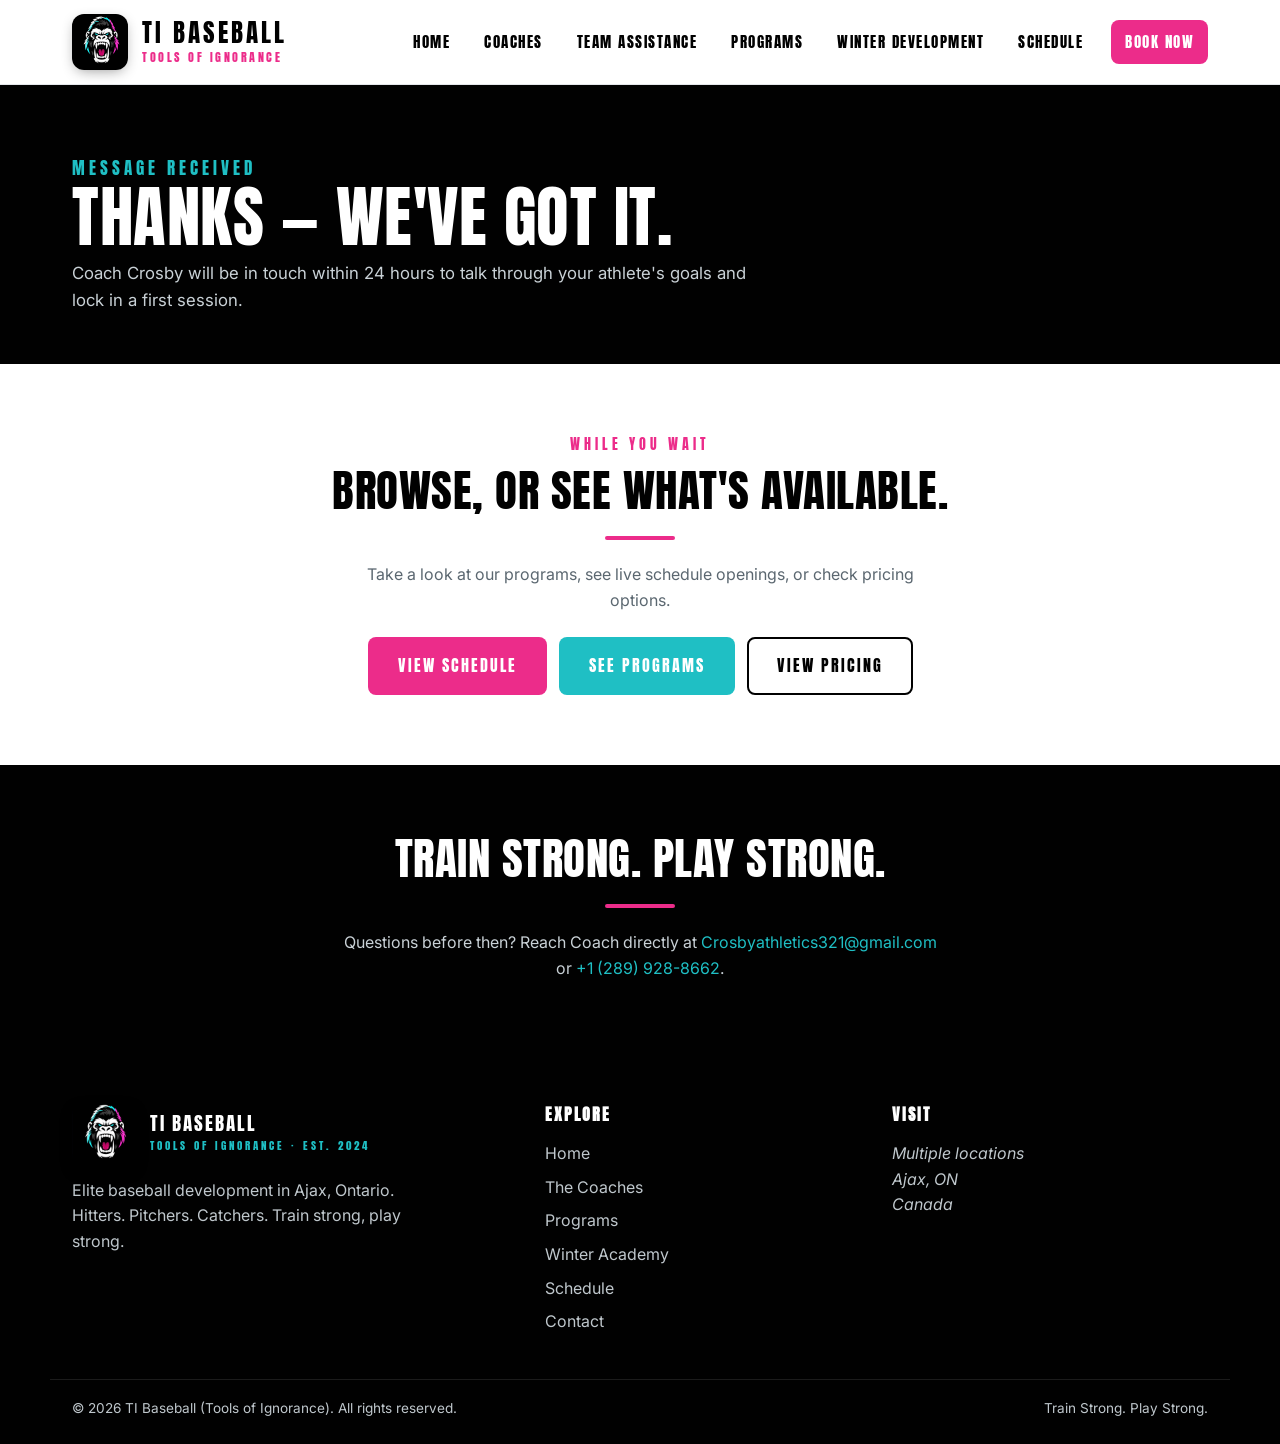
<file: contact-thanks.html>
<!doctype html>
<html lang="en">
<head>
<meta charset="utf-8">
<meta name="viewport" content="width=device-width, initial-scale=1">
<title>Thanks — TI Baseball (Tools of Ignorance)</title>
<meta name="description" content="Thanks for reaching out to TI Baseball. We'll be in touch soon.">
<link rel="icon" href="assets/logo.jpg" type="image/jpeg">
<link rel="preconnect" href="https://fonts.googleapis.com">
<link rel="preconnect" href="https://fonts.gstatic.com" crossorigin>
<link href="https://fonts.googleapis.com/css2?family=Anton&family=Inter:wght@400;500;600;700&display=swap" rel="stylesheet">
<link rel="stylesheet" href="styles.css">
</head>
<body>

<header class="site-header">
  <nav class="nav" aria-label="Primary">
    <a href="index.html" class="nav-brand" aria-label="TI Baseball home">
      <img src="assets/logo.png" alt="">
      <span>TI BASEBALL<small>TOOLS OF IGNORANCE</small></span>
    </a>
    <button class="nav-toggle" aria-label="Open menu" aria-expanded="false" aria-controls="nav-links">
      <svg viewBox="0 0 24 24" fill="none" stroke="currentColor" stroke-width="2.5" stroke-linecap="round">
        <line x1="4" y1="7" x2="20" y2="7"/>
        <line x1="4" y1="12" x2="20" y2="12"/>
        <line x1="4" y1="17" x2="20" y2="17"/>
      </svg>
    </button>
    <ul class="nav-links" id="nav-links">
      <li><a href="index.html">Home</a></li>
      <li><a href="coach.html">Coaches</a></li>
      <li><a href="team-assistance.html">Team Assistance</a></li>
      <li><a href="programs.html">Programs</a></li>
      
      <li><a href="academy.html">Winter Development</a></li>
      <li><a href="schedule.html">Schedule</a></li>
      <li><a href="contact.html" class="cta">Book Now</a></li>
    </ul>
  </nav>
</header>

<main>

  <section class="page-head">
    <div class="container">
      <p class="eyebrow">Message Received</p>
      <h1>Thanks — We've Got It.</h1>
      <p>Coach Crosby will be in touch within 24 hours to talk through your athlete's goals and lock in a first session.</p>
    </div>
  </section>

  <section>
    <div class="container center">
      <p class="eyebrow">While You Wait</p>
      <h2>Browse, Or See What's Available.</h2>
      <div class="divider" style="margin:6px auto 22px;"></div>
      <p class="muted" style="max-width:600px; margin:0 auto 24px;">Take a look at our programs, see live schedule openings, or check pricing options.</p>
      <div class="btn-row" style="justify-content:center;">
        <a class="btn btn-primary" href="schedule.html">View Schedule</a>
        <a class="btn btn-secondary" href="programs.html">See Programs</a>
        <a class="btn btn-ghost" href="pricing.html">View Pricing</a>
      </div>
    </div>
  </section>

  <section class="dark">
    <div class="container center">
      <h2>Train Strong. Play Strong.</h2>
      <div class="divider" style="margin:6px auto 22px;"></div>
      <p style="max-width:600px; margin:0 auto 0; color:#C9D1D6;">Questions before then? Reach Coach directly at <a href="mailto:Crosbyathletics321@gmail.com" style="color:var(--teal)">Crosbyathletics321@gmail.com</a> or <a href="tel:+12899288662" style="color:var(--teal)">+1 (289) 928-8662</a>.</p>
    </div>
  </section>

</main>

<footer class="site-footer">
  <div class="container footer-grid">
    <div>
      <div class="footer-brand">
        <img src="assets/logo.png" alt="">
        <div>
          <h4>TI Baseball</h4>
          <small>TOOLS OF IGNORANCE · EST. 2024</small>
        </div>
      </div>
      <p style="max-width:340px;">Elite baseball development in Ajax, Ontario. Hitters. Pitchers. Catchers. Train strong, play strong.</p>
    </div>
    <div>
      <h5>Explore</h5>
      <ul>
        <li><a href="index.html">Home</a></li>
        <li><a href="coach.html">The Coaches</a></li>
        <li><a href="programs.html">Programs</a></li>
        
      <li><a href="academy.html">Winter Academy</a></li>
        <li><a href="schedule.html">Schedule</a></li>
        <li><a href="contact.html">Contact</a></li>
      </ul>
    </div>
    <div>
      <h5>Visit</h5>
      <address>
        Multiple locations<br>
        Ajax, ON<br>
        Canada
      </address>
    </div>
  </div>
  <div class="container footer-bottom">
    <div>© <span id="year">2026</span> TI Baseball (Tools of Ignorance). All rights reserved.</div>
    <div>Train Strong. Play Strong.</div>
  </div>
</footer>

<script src="script.js"></script>
</body>
</html>
</file>
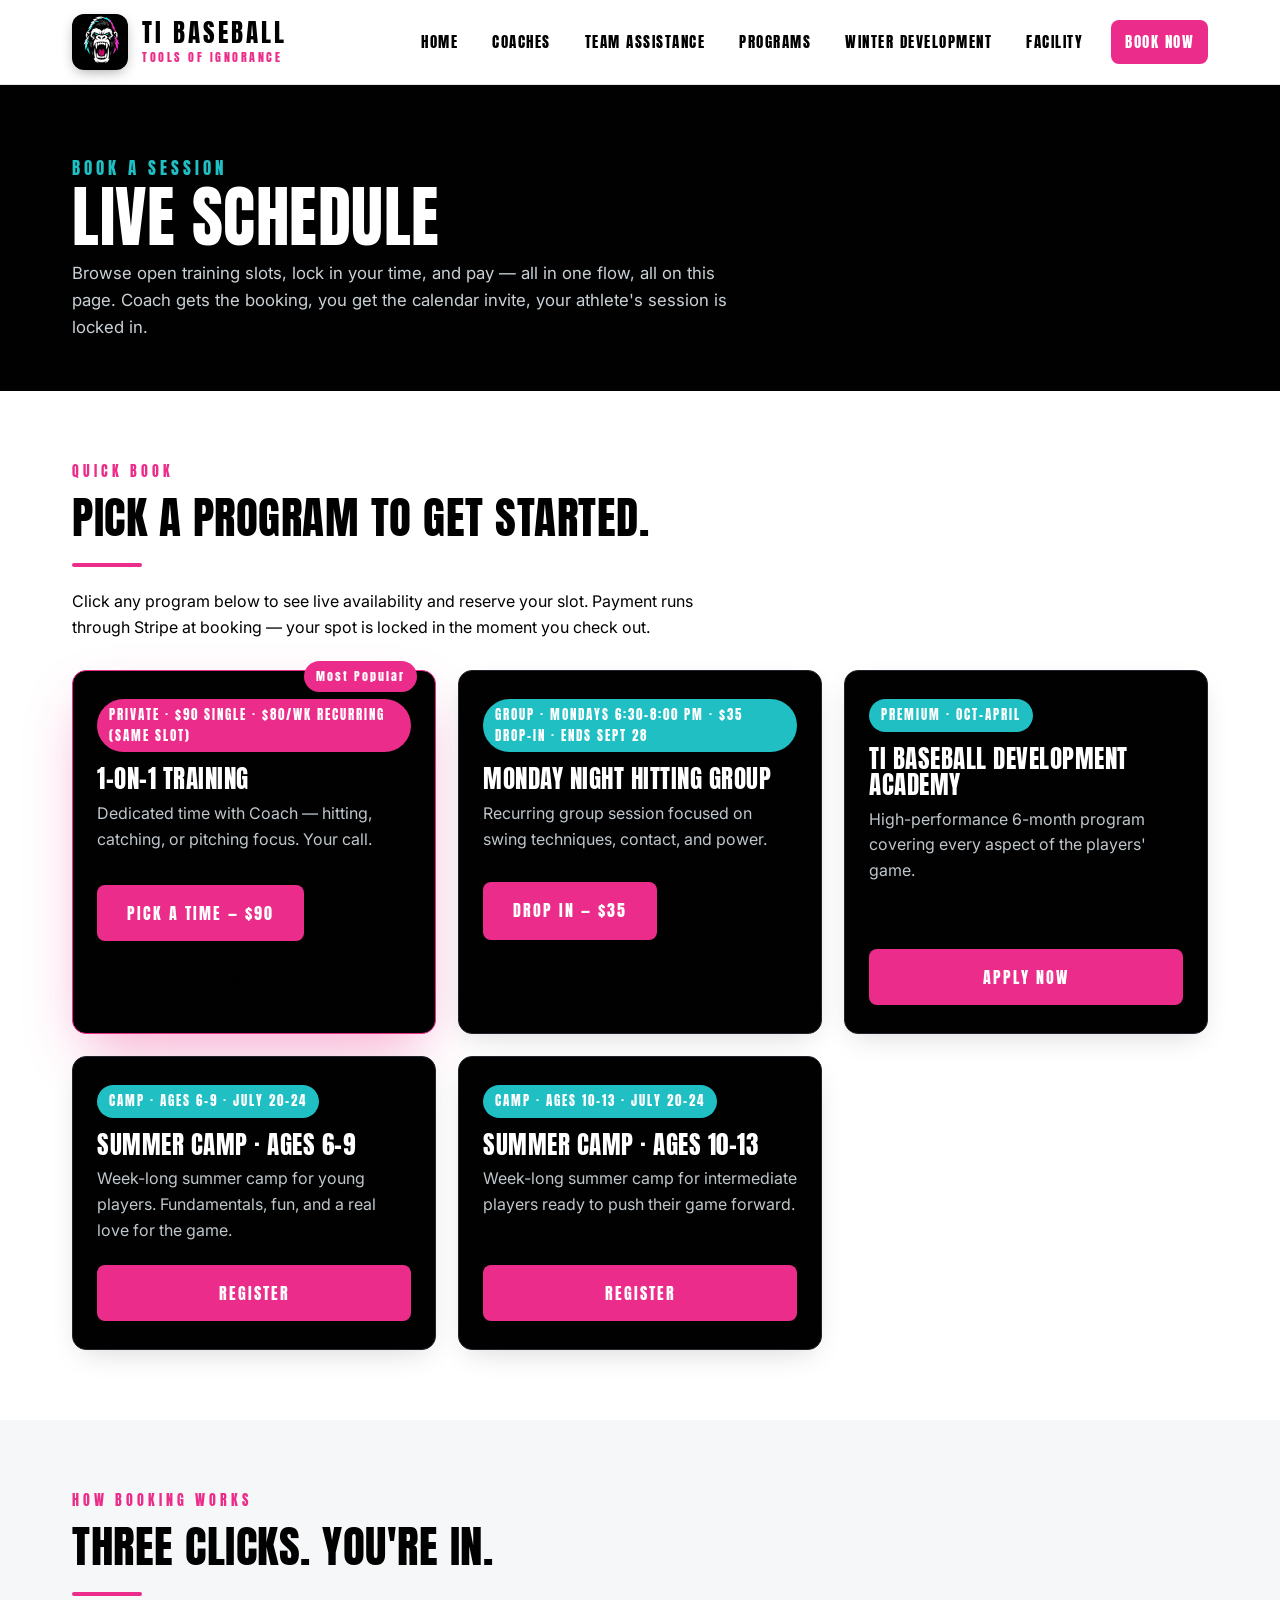
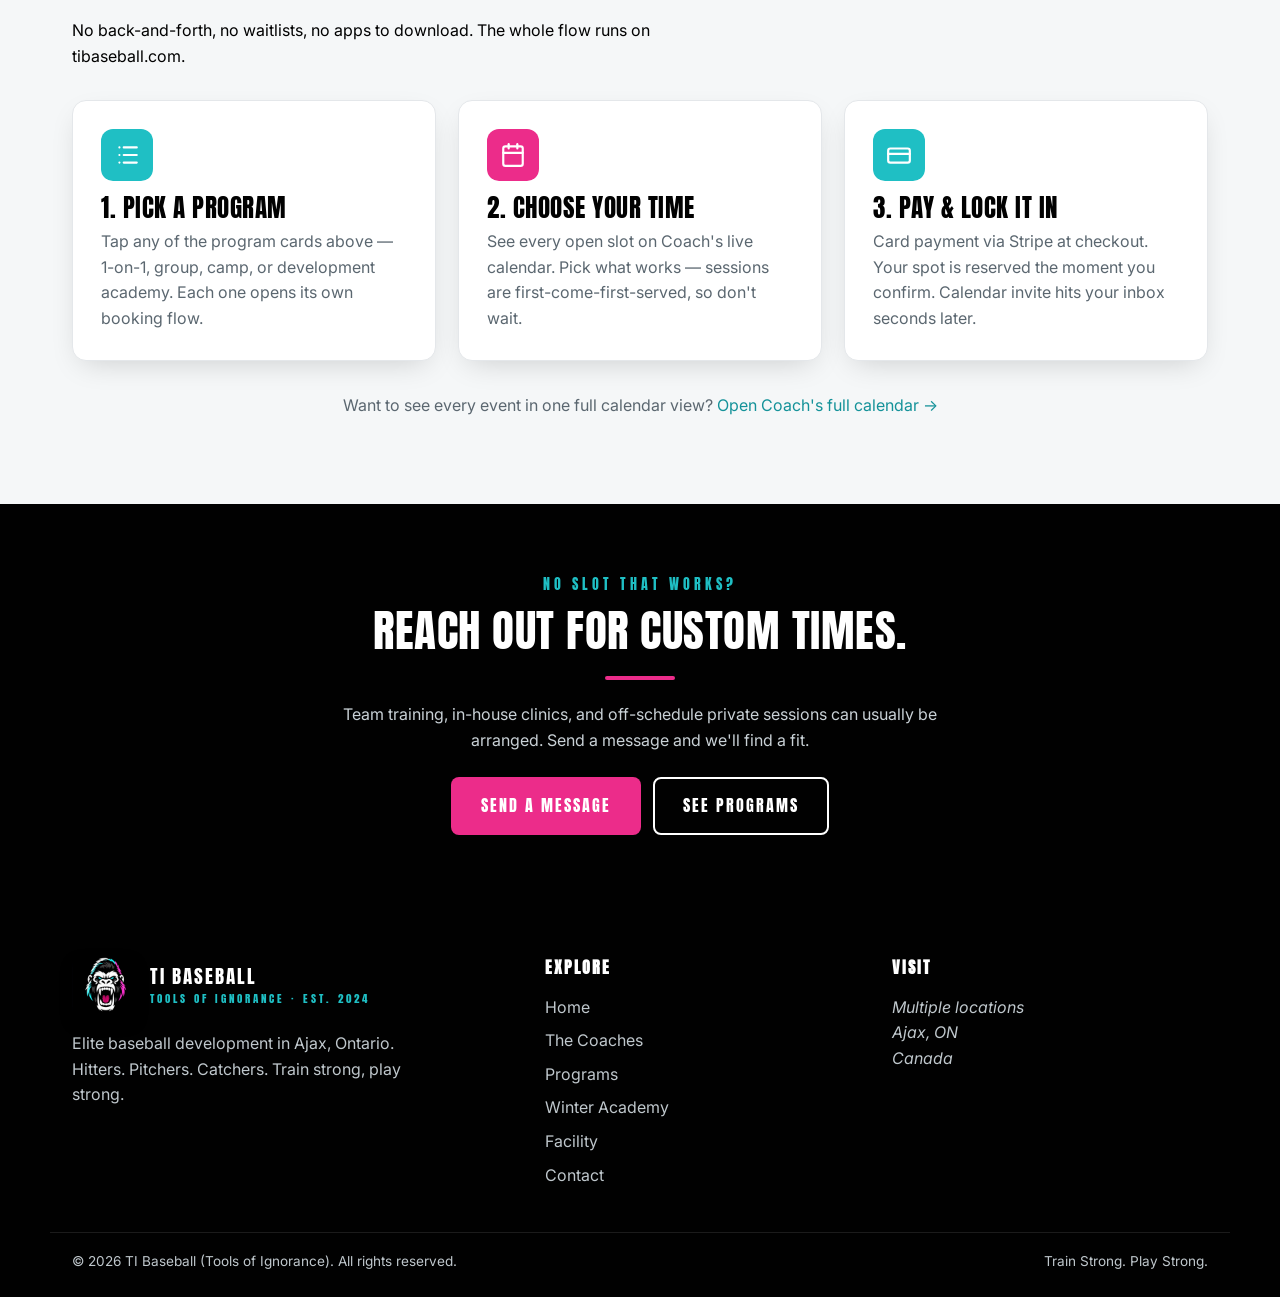
<file: schedule.html>
<!doctype html>
<html lang="en">
<head>
<meta charset="utf-8">
<meta name="viewport" content="width=device-width, initial-scale=1">
<title>Schedule — TI Baseball (Tools of Ignorance)</title>
<meta name="description" content="Browse open training slots, group sessions, and clinics at TI Baseball in Ajax, Ontario. Book directly through our PushPress portal.">
<link rel="icon" href="assets/logo.jpg" type="image/jpeg">
<link rel="preconnect" href="https://fonts.googleapis.com">
<link rel="preconnect" href="https://fonts.gstatic.com" crossorigin>
<link href="https://fonts.googleapis.com/css2?family=Anton&family=Inter:wght@400;500;600;700&display=swap" rel="stylesheet">
<link rel="stylesheet" href="styles.css">
</head>
<body>

<header class="site-header">
  <nav class="nav" aria-label="Primary">
    <a href="index.html" class="nav-brand" aria-label="TI Baseball home">
      <img src="assets/logo.png" alt="">
      <span>TI BASEBALL<small>TOOLS OF IGNORANCE</small></span>
    </a>
    <button class="nav-toggle" aria-label="Open menu" aria-expanded="false" aria-controls="nav-links">
      <svg viewBox="0 0 24 24" fill="none" stroke="currentColor" stroke-width="2.5" stroke-linecap="round">
        <line x1="4" y1="7" x2="20" y2="7"/>
        <line x1="4" y1="12" x2="20" y2="12"/>
        <line x1="4" y1="17" x2="20" y2="17"/>
      </svg>
    </button>
    <ul class="nav-links" id="nav-links">
      <li><a href="index.html">Home</a></li>
      <li><a href="coach.html">Coaches</a></li>
      <li><a href="team-assistance.html">Team Assistance</a></li>
      <li><a href="programs.html">Programs</a></li>
      
      <li><a href="academy.html">Winter Development</a></li>
      <li><a href="facility.html">Facility</a></li>
      <li><a href="contact.html" class="cta">Book Now</a></li>
    </ul>
  </nav>
</header>

<main>

  <section class="page-head">
    <div class="container">
      <p class="eyebrow">Book A Session</p>
      <h1>Live Schedule</h1>
      <p>Browse open training slots, lock in your time, and pay — all in one flow, all on this page. Coach gets the booking, you get the calendar invite, your athlete's session is locked in.</p>
    </div>
  </section>

  <!-- Quick book — large program cards that open Cal.com modals -->
  <section>
    <div class="container">
      <p class="eyebrow">Quick Book</p>
      <h2>Pick A Program To Get Started.</h2>
      <div class="divider"></div>
      <p style="max-width:680px;">Click any program below to see live availability and reserve your slot. Payment runs through Stripe at booking — your spot is locked in the moment you check out.</p>

      <div class="grid cols-3 booking-cards" style="margin-top:30px;">

        <div class="booking-card featured">
          <span class="booking-ribbon">Most Popular</span>
          <div class="booking-card-tag">Private · $90 single · $80/wk recurring (same slot)</div>
          <h3>1-on-1 Training</h3>
          <p>Dedicated time with Coach — hitting, catching, or pitching focus. Your call.</p>
          <div class="btn-row" style="flex-wrap:wrap; gap:8px;">
            <button class="btn btn-primary cal-trigger"
                    data-cal-namespace="tibaseball"
                    data-cal-link="tibaseball-ngwya2/1-on-1-hitting-or-catching"
                    data-cal-config='{"layout":"month_view"}'>Pick A Time — $90</button>
            <button class="btn btn-ghost cal-trigger"
                    data-cal-namespace="tibaseball"
                    data-cal-link="tibaseball-ngwya2/1-on-1-weekly-slot"
                    data-cal-config='{"layout":"month_view"}'>Pick Weekly Slot — $80/wk</button>
          </div>
        </div>

        <div class="booking-card">
          <div class="booking-card-tag">Group · Mondays 6:30–8:00 PM · $35 drop-in · ENDS SEPT 28</div>
          <h3>Monday Night Hitting Group</h3>
          <p>Recurring group session focused on swing techniques, contact, and power.</p>
          <div class="btn-row" style="flex-wrap:wrap; gap:8px;">
            <a class="btn btn-primary"
               href="https://buy.stripe.com/4gM00kf6wbq2eyP5ZG1ZS04"
               target="_blank" rel="noopener">Drop In — $35</a>
            <a class="btn btn-ghost"
               href="https://buy.stripe.com/6oU28saQg2Tw62j4VC1ZS05"
               target="_blank" rel="noopener">Monthly — $120/mo</a>
          </div>
        </div>

        <div class="booking-card">
          <div class="booking-card-tag">Premium · Oct–April</div>
          <h3>TI Baseball Development Academy</h3>
          <p>High-performance 6-month program covering every aspect of the players' game.</p>
          <button class="btn btn-primary"
                  data-cal-namespace="tibaseball"
                  data-cal-link="tibaseball-ngwya2/ti-baseball-development-academy"
                  data-cal-config='{"layout":"month_view"}'>
            Apply Now
          </button>
        </div>

        <div class="booking-card">
          <div class="booking-card-tag">Camp · Ages 6–9 · July 20–24</div>
          <h3>Summer Camp · Ages 6–9</h3>
          <p>Week-long summer camp for young players. Fundamentals, fun, and a real love for the game.</p>
          <button class="btn btn-primary"
                  data-cal-namespace="tibaseball"
                  data-cal-link="tibaseball-ngwya2/summer-baseball-camp-6-9"
                  data-cal-config='{"layout":"month_view"}'>
            Register
          </button>
        </div>

        <div class="booking-card">
          <div class="booking-card-tag">Camp · Ages 10–13 · July 20–24</div>
          <h3>Summer Camp · Ages 10–13</h3>
          <p>Week-long summer camp for intermediate players ready to push their game forward.</p>
          <button class="btn btn-primary"
                  data-cal-namespace="tibaseball"
                  data-cal-link="tibaseball-ngwya2/summer-baseball-camp-10-13-july-20-24"
                  data-cal-config='{"layout":"month_view"}'>
            Register
          </button>
        </div>

      </div>
    </div>
  </section>

  <!-- How booking works -->
  <section class="alt">
    <div class="container">
      <p class="eyebrow">How Booking Works</p>
      <h2>Three Clicks. You're In.</h2>
      <div class="divider"></div>
      <p style="max-width:680px;">No back-and-forth, no waitlists, no apps to download. The whole flow runs on tibaseball.com.</p>

      <div class="grid cols-3" style="margin-top:30px;">
        <div class="card teal">
          <div class="icon" aria-hidden="true">
            <svg viewBox="0 0 24 24" fill="none" stroke="currentColor" stroke-width="2" stroke-linecap="round" stroke-linejoin="round"><path d="M9 5h12M9 12h12M9 19h12M5 5h.01M5 12h.01M5 19h.01"/></svg>
          </div>
          <h3>1. Pick A Program</h3>
          <p>Tap any of the program cards above — 1-on-1, group, camp, or development academy. Each one opens its own booking flow.</p>
        </div>
        <div class="card pink">
          <div class="icon" aria-hidden="true">
            <svg viewBox="0 0 24 24" fill="none" stroke="currentColor" stroke-width="2" stroke-linecap="round" stroke-linejoin="round"><rect x="3" y="4" width="18" height="18" rx="2"/><line x1="16" y1="2" x2="16" y2="6"/><line x1="8" y1="2" x2="8" y2="6"/><line x1="3" y1="10" x2="21" y2="10"/></svg>
          </div>
          <h3>2. Choose Your Time</h3>
          <p>See every open slot on Coach's live calendar. Pick what works — sessions are first-come-first-served, so don't wait.</p>
        </div>
        <div class="card teal">
          <div class="icon" aria-hidden="true">
            <svg viewBox="0 0 24 24" fill="none" stroke="currentColor" stroke-width="2" stroke-linecap="round" stroke-linejoin="round"><rect x="2" y="6" width="20" height="13" rx="2"/><line x1="2" y1="11" x2="22" y2="11"/></svg>
          </div>
          <h3>3. Pay &amp; Lock It In</h3>
          <p>Card payment via Stripe at checkout. Your spot is reserved the moment you confirm. Calendar invite hits your inbox seconds later.</p>
        </div>
      </div>

      <p class="muted center" style="margin-top:32px;">
        Want to see every event in one full calendar view? <a href="https://cal.com/tibaseball-ngwya2" target="_blank" rel="noopener">Open Coach's full calendar →</a>
      </p>
    </div>
  </section>

  <section class="dark">
    <div class="container center">
      <p class="eyebrow">No Slot That Works?</p>
      <h2>Reach Out For Custom Times.</h2>
      <div class="divider" style="margin:6px auto 22px;"></div>
      <p style="max-width:600px; margin:0 auto 24px; color:#C9D1D6;">Team training, in-house clinics, and off-schedule private sessions can usually be arranged. Send a message and we'll find a fit.</p>
      <div class="btn-row" style="justify-content:center;">
        <a class="btn btn-primary" href="contact.html">Send A Message</a>
        <a class="btn btn-ghost" href="programs.html">See Programs</a>
      </div>
    </div>
  </section>

</main>

<footer class="site-footer">
  <div class="container footer-grid">
    <div>
      <div class="footer-brand">
        <img src="assets/logo.png" alt="">
        <div>
          <h4>TI Baseball</h4>
          <small>TOOLS OF IGNORANCE · EST. 2024</small>
        </div>
      </div>
      <p style="max-width:340px;">Elite baseball development in Ajax, Ontario. Hitters. Pitchers. Catchers. Train strong, play strong.</p>
    </div>
    <div>
      <h5>Explore</h5>
      <ul>
        <li><a href="index.html">Home</a></li>
        <li><a href="coach.html">The Coaches</a></li>
        <li><a href="programs.html">Programs</a></li>
        
        <li><a href="academy.html">Winter Academy</a></li>
        <li><a href="facility.html">Facility</a></li>
        <li><a href="contact.html">Contact</a></li>
      </ul>
    </div>
    <div>
      <h5>Visit</h5>
      <address>
        Multiple locations<br>
        Ajax, ON<br>
        Canada
      </address>
    </div>
  </div>
  <div class="container footer-bottom">
    <div>© <span id="year">2026</span> TI Baseball (Tools of Ignorance). All rights reserved.</div>
    <div>Train Strong. Play Strong.</div>
  </div>
</footer>

<script src="script.js"></script>
</body>
</html>
</file>
<file: styles.css>
/* =========================================
   TOI Baseball Training — shared stylesheet
   Palette pulled from the logo:
     teal  #1FBFC4
     pink  #EC2C8A
     black #010101
     off-white #F5F7F8
   ========================================= */

:root {
  --teal: #1FBFC4;
  --teal-dark: #149299;
  --pink: #EC2C8A;
  --pink-dark: #C41A6B;
  --ink: #010101;
  --ink-soft: #1A1A1A;
  --bg: #FFFFFF;
  --bg-alt: #F5F7F8;
  --bg-dark: #010101;
  --line: #E4E7EA;
  --muted: #5B6770;
  --shadow-md: 0 10px 30px -10px rgba(10,10,10,0.18);
  --shadow-lg: 0 25px 50px -12px rgba(10,10,10,0.35);
  --radius: 14px;
  --radius-sm: 8px;
  --max: 1180px;
}

* { box-sizing: border-box; }

html { scroll-behavior: smooth; }

body {
  margin: 0;
  font-family: 'Inter', -apple-system, BlinkMacSystemFont, 'Segoe UI', Roboto, Helvetica, Arial, sans-serif;
  color: var(--ink);
  background: var(--bg);
  line-height: 1.6;
  -webkit-font-smoothing: antialiased;
}

img { max-width: 100%; height: auto; display: block; }

a { color: var(--teal-dark); text-decoration: none; transition: color .15s ease; }
a:hover { color: var(--pink-dark); }

/* ---------- Typography ---------- */
h1, h2, h3, h4 {
  font-family: 'Anton', 'Bebas Neue', Impact, 'Arial Narrow Bold', sans-serif;
  font-weight: 400;
  line-height: 1.05;
  letter-spacing: 0.5px;
  text-transform: uppercase;
  margin: 0 0 .5em;
  color: var(--ink);
}
h1 { font-size: clamp(2.2rem, 6vw, 4.2rem); }
h2 { font-size: clamp(1.8rem, 4.5vw, 2.8rem); }
h3 { font-size: clamp(1.2rem, 2.8vw, 1.55rem); }
p  { margin: 0 0 1em; }

.eyebrow {
  font-family: 'Anton', sans-serif;
  font-size: .85rem;
  letter-spacing: 4px;
  color: var(--pink);
  text-transform: uppercase;
  margin: 0 0 .8em;
}
.eyebrow-teal { color: var(--teal); }

/* ---------- Layout helpers ---------- */
.container {
  width: 100%;
  max-width: var(--max);
  margin: 0 auto;
  padding: 0 22px;
}

section { padding: 70px 0; }
section.alt { background: var(--bg-alt); }
section.dark { background: var(--bg-dark); color: #E9ECEE; }
section.dark h1, section.dark h2, section.dark h3 { color: #fff; }
section.dark .eyebrow { color: var(--teal); }

.grid { display: grid; gap: 22px; }
@media (min-width: 720px) {
  .grid.cols-2 { grid-template-columns: repeat(2, 1fr); }
  .grid.cols-3 { grid-template-columns: repeat(3, 1fr); }
  .grid.cols-4 { grid-template-columns: repeat(2, 1fr); }
}
@media (min-width: 1024px) {
  .grid.cols-4 { grid-template-columns: repeat(4, 1fr); }
}

/* ---------- Header / Nav ---------- */
.site-header {
  position: sticky;
  top: 0;
  z-index: 50;
  background: rgba(255,255,255,0.95);
  backdrop-filter: saturate(180%) blur(10px);
  -webkit-backdrop-filter: saturate(180%) blur(10px);
  border-bottom: 1px solid var(--line);
}
.nav {
  display: flex;
  align-items: center;
  justify-content: space-between;
  padding: 14px 22px;
  max-width: var(--max);
  margin: 0 auto;
}
.nav-brand {
  display: flex;
  align-items: center;
  gap: 14px;
  font-family: 'Anton', sans-serif;
  font-size: 1.55rem;
  letter-spacing: 3px;
  color: var(--ink);
  text-transform: uppercase;
  line-height: 1;
  text-decoration: none;
}
.nav-brand img {
  width: 56px;
  height: 56px;
  border-radius: 12px;
  box-shadow: 0 4px 14px -4px rgba(10,10,10,0.45);
  flex: none;
}
.nav-brand span {
  display: flex;
  flex-direction: column;
  justify-content: center;
  gap: 5px;
}
.nav-brand span small {
  display: block;
  font-size: .78rem;
  letter-spacing: 2.5px;
  color: var(--pink);
  font-family: 'Anton', sans-serif;
  font-weight: 400;
  margin-top: 0;
  line-height: 1;
}
@media (max-width: 560px) {
  .nav-brand { font-size: 1.25rem; letter-spacing: 2px; gap: 10px; }
  .nav-brand img { width: 46px; height: 46px; border-radius: 10px; }
  .nav-brand span small { font-size: .68rem; letter-spacing: 2px; }
}
.nav-links {
  display: flex;
  align-items: center;
  gap: 6px;
  list-style: none;
  margin: 0;
  padding: 0;
}
.nav-links a {
  display: inline-block;
  padding: 10px 14px;
  font-family: 'Anton', sans-serif;
  letter-spacing: 1.5px;
  text-transform: uppercase;
  font-size: .95rem;
  color: var(--ink);
  border-radius: var(--radius-sm);
  transition: background .15s, color .15s;
}
.nav-links a:hover,
.nav-links a.active {
  background: var(--ink);
  color: #fff;
}
.nav-links a.cta {
  background: var(--pink);
  color: #fff;
  margin-left: 8px;
}
.nav-links a.cta:hover { background: var(--pink-dark); }

.nav-toggle {
  display: none;
  background: var(--ink);
  border: none;
  color: #fff;
  width: 44px;
  height: 44px;
  border-radius: var(--radius-sm);
  cursor: pointer;
  align-items: center;
  justify-content: center;
}
.nav-toggle svg { width: 22px; height: 22px; }

@media (max-width: 820px) {
  .nav-toggle { display: inline-flex; }
  .nav-links {
    position: absolute;
    top: 100%;
    left: 0;
    right: 0;
    flex-direction: column;
    align-items: stretch;
    background: #fff;
    border-bottom: 1px solid var(--line);
    padding: 12px;
    gap: 4px;
    transform: translateY(-12px);
    opacity: 0;
    pointer-events: none;
    transition: opacity .15s, transform .15s;
  }
  .nav-links.open {
    transform: translateY(0);
    opacity: 1;
    pointer-events: auto;
  }
  .nav-links a { padding: 14px 16px; }
  .nav-links a.cta { margin-left: 0; }
}

/* ---------- Buttons ---------- */
.btn {
  display: inline-block;
  padding: 14px 28px;
  font-family: 'Anton', sans-serif;
  letter-spacing: 2px;
  text-transform: uppercase;
  font-size: 1rem;
  border-radius: var(--radius-sm);
  border: 2px solid transparent;
  cursor: pointer;
  transition: transform .12s ease, background .15s, color .15s, border-color .15s;
}
.btn:hover { transform: translateY(-2px); }
.btn-primary { background: var(--pink); color: #fff; }
.btn-primary:hover { background: var(--pink-dark); color: #fff; }
.btn-secondary { background: var(--teal); color: #fff; }
.btn-secondary:hover { background: var(--teal-dark); color: #fff; }
.btn-ghost {
  background: transparent;
  color: var(--ink);
  border-color: var(--ink);
}
.btn-ghost:hover { background: var(--ink); color: #fff; }
section.dark .btn-ghost { color: #fff; border-color: #fff; }
section.dark .btn-ghost:hover { background: #fff; color: var(--ink); }

.btn-row { display: flex; flex-wrap: wrap; gap: 12px; margin-top: 8px; }

/* ---------- Hero ---------- */
.hero {
  position: relative;
  overflow: hidden;
  background: var(--bg-dark);
  color: #fff;
  padding: 70px 0 90px;
}
.hero::before {
  /* Pure black hero so the logo's black background blends seamlessly. */
  content: '';
  position: absolute;
  inset: 0;
  background: transparent;
  pointer-events: none;
}
.hero-inner {
  position: relative;
  display: grid;
  gap: 40px;
  align-items: center;
  grid-template-columns: 1fr;
}
@media (min-width: 880px) {
  .hero-inner { grid-template-columns: 1.1fr 0.9fr; }
}
.hero h1 { color: #fff; }
.hero h1 .accent { color: var(--teal); }
.hero h1 .accent-pink { color: var(--pink); }
.hero p.lead {
  font-size: 1.15rem;
  color: #C9D1D6;
  max-width: 540px;
}
.hero-logo {
  display: flex;
  justify-content: center;
  align-items: center;
  padding: 20px;
}
.hero-logo img {
  max-width: 480px;
  width: 100%;
  filter: drop-shadow(0 25px 60px rgba(0,0,0,0.45));
}

/* hero "stat strip" */
.stat-strip {
  display: grid;
  gap: 16px;
  grid-template-columns: repeat(3, 1fr);
  margin-top: 28px;
  padding-top: 24px;
  border-top: 1px solid rgba(255,255,255,0.15);
}
.stat-strip .stat .num {
  font-family: 'Anton', sans-serif;
  font-size: 2rem;
  color: var(--teal);
  line-height: 1;
}
.stat-strip .stat .num.pink { color: var(--pink); }
.stat-strip .stat .label {
  font-size: .8rem;
  letter-spacing: 1.5px;
  text-transform: uppercase;
  color: #C9D1D6;
  margin-top: 6px;
}

/* ---------- Cards ---------- */
.card {
  background: #fff;
  border-radius: var(--radius);
  padding: 28px;
  border: 1px solid var(--line);
  box-shadow: var(--shadow-md);
  transition: transform .15s ease, box-shadow .15s ease, border-color .15s;
  display: flex;
  flex-direction: column;
}
.card:hover {
  transform: translateY(-4px);
  box-shadow: var(--shadow-lg);
  border-color: var(--teal);
}
.card h3 { color: var(--ink); margin-bottom: .35em; }
.card .icon {
  width: 52px;
  height: 52px;
  border-radius: 12px;
  background: linear-gradient(135deg, var(--teal), var(--pink));
  display: inline-flex;
  align-items: center;
  justify-content: center;
  margin-bottom: 16px;
  color: #fff;
}
.card .icon svg { width: 26px; height: 26px; }
.card.pink .icon { background: var(--pink); }
.card.teal .icon { background: var(--teal); }
.card p { color: var(--muted); margin: 0; }

/* feature row (image + text) */
.feature {
  display: grid;
  gap: 36px;
  align-items: center;
  grid-template-columns: 1fr;
}
@media (min-width: 880px) {
  .feature { grid-template-columns: 1fr 1fr; }
  .feature.reverse > :first-child { order: 2; }
}
.feature .visual {
  background: linear-gradient(135deg, var(--teal) 0%, var(--pink) 100%);
  border-radius: var(--radius);
  aspect-ratio: 4 / 3;
  position: relative;
  overflow: hidden;
  box-shadow: var(--shadow-lg);
}
.feature .visual::after {
  content: '';
  position: absolute;
  inset: 0;
  background:
    radial-gradient(circle at 70% 30%, rgba(255,255,255,0.25), transparent 60%),
    radial-gradient(circle at 20% 80%, rgba(0,0,0,0.25), transparent 60%);
}
/* When a real photo is used, hide the gradient + emoji and let the image fill the frame. */
.feature .visual.has-photo {
  background: var(--ink);
  aspect-ratio: 1 / 1;
}
.feature .visual.has-photo::after,
.feature .visual.has-photo .big-mark { display: none; }
.feature .visual.has-photo img {
  position: absolute;
  inset: 0;
  width: 100%;
  height: 100%;
  object-fit: cover;
  object-position: center top;
  display: block;
}
@media (min-width: 880px) {
  .feature .visual.has-photo { aspect-ratio: 4 / 5; }
}

/* Ajax Spartans discount callout (Pricing page) */
.spartans-discount {
  border-radius: var(--radius);
  background: linear-gradient(135deg, rgba(31,191,196,0.10) 0%, rgba(236,44,138,0.10) 100%);
  border: 1px solid var(--line);
  padding: 22px 24px;
  box-shadow: var(--shadow-md);
}
.spartans-discount-inner {
  display: flex;
  gap: 18px;
  align-items: flex-start;
  flex-wrap: wrap;
}
.spartans-discount-badge { flex-shrink: 0; }
.spartans-discount .badge-pill {
  display: inline-block;
  background: var(--pink);
  color: #fff;
  padding: 8px 14px;
  font-family: 'Anton', sans-serif;
  font-size: .85rem;
  letter-spacing: 2px;
  border-radius: 999px;
  text-transform: uppercase;
}
.spartans-discount h3 {
  font-family: 'Anton', sans-serif;
  letter-spacing: 1px;
  text-transform: uppercase;
}

/* ---------- Cal.com booking cards (schedule.html quick-book row) ---------- */
.booking-cards {
  align-items: stretch;
}
.booking-card {
  position: relative;
  background: var(--ink);
  color: #fff;
  border: 1px solid #22242B;
  border-radius: var(--radius);
  padding: 28px 24px;
  display: flex;
  flex-direction: column;
  box-shadow: var(--shadow-md);
  transition: transform .15s ease, box-shadow .15s ease, border-color .15s;
}
.booking-card:hover {
  transform: translateY(-4px);
  border-color: var(--teal);
  box-shadow: 0 25px 55px -15px rgba(31,191,196,0.35);
}
.booking-card h3 {
  color: #fff;
  margin: 0 0 .35em;
}
.booking-card p {
  color: #BFC7CC;
  margin: 0 0 22px;
  flex-grow: 1;
}
.booking-card .btn {
  margin-top: auto;
  align-self: stretch;
  text-align: center;
}
.booking-card-tag {
  display: inline-block;
  font-family: 'Anton', sans-serif;
  letter-spacing: 2px;
  font-size: .8rem;
  padding: 6px 12px;
  background: var(--teal);
  color: #fff;
  border-radius: 999px;
  align-self: flex-start;
  margin-bottom: 14px;
  text-transform: uppercase;
}
.booking-card.featured {
  border-color: var(--pink);
  box-shadow: 0 25px 55px -15px rgba(236,44,138,0.45);
}
.booking-card.featured:hover {
  border-color: var(--pink);
  box-shadow: 0 30px 70px -15px rgba(236,44,138,0.55);
}
.booking-card.featured .booking-card-tag {
  background: var(--pink);
}
.booking-ribbon {
  position: absolute;
  top: -10px; right: 18px;
  background: var(--pink);
  color: #fff;
  font-family: 'Anton', sans-serif;
  font-size: .75rem;
  letter-spacing: 2px;
  padding: 6px 12px;
  border-radius: 999px;
}

/* ---------- Cal.com inline calendar wrapper ---------- */
.cal-embed-wrapper {
  border-radius: var(--radius);
  overflow: hidden;
  box-shadow: var(--shadow-lg);
  background: var(--ink);
  border: 1px solid #22242B;
}

/* Cal.com modal triggers (used on Pricing, Programs, Home pages) — same look as our existing btn-* */
.cal-trigger { cursor: pointer; }

/* Coach In Action gallery — used on coach.html */
.photo-grid {
  display: grid;
  gap: 22px;
  grid-template-columns: 1fr;
  margin-top: 30px;
}
@media (min-width: 720px) {
  .photo-grid { grid-template-columns: 1fr 1fr; }
}
.photo-card {
  position: relative;
  border-radius: var(--radius);
  overflow: hidden;
  box-shadow: var(--shadow-lg);
  background: var(--ink);
  aspect-ratio: 4 / 3;
}
.photo-card img {
  width: 100%;
  height: 100%;
  object-fit: cover;
  object-position: center;
  display: block;
}
.photo-card.portrait { aspect-ratio: 3 / 4; }
.photo-tag {
  position: absolute;
  bottom: 16px;
  left: 16px;
  background: var(--ink);
  color: #fff;
  padding: 8px 14px;
  font-family: 'Anton', sans-serif;
  font-size: .85rem;
  letter-spacing: 2px;
  border-radius: 999px;
}
.feature .visual .badge {
  position: absolute;
  top: 18px; left: 18px;
  background: var(--ink);
  color: #fff;
  padding: 8px 14px;
  font-family: 'Anton', sans-serif;
  font-size: .85rem;
  letter-spacing: 2px;
  border-radius: 999px;
}
.feature .visual .big-mark {
  position: absolute;
  bottom: 10px; right: 10px;
  font-family: 'Anton', sans-serif;
  font-size: clamp(5rem, 18vw, 12rem);
  line-height: 1;
  color: rgba(255,255,255,0.85);
  letter-spacing: -3px;
  pointer-events: none;
}

/* ---------- Lists ---------- */
.check-list {
  list-style: none;
  padding: 0;
  margin: 0 0 1em;
}
.check-list li {
  position: relative;
  padding: 8px 0 8px 34px;
  border-bottom: 1px dashed var(--line);
  color: var(--ink-soft);
}
.check-list li:last-child { border-bottom: 0; }
.check-list li::before {
  content: '';
  position: absolute;
  left: 0;
  top: 14px;
  width: 18px;
  height: 18px;
  border-radius: 50%;
  background: var(--teal);
  box-shadow: inset 0 0 0 4px #fff, 0 0 0 2px var(--teal);
}
.check-list li.pink::before { background: var(--pink); box-shadow: inset 0 0 0 4px #fff, 0 0 0 2px var(--pink); }

/* ---------- Pricing table ---------- */
.price-grid {
  display: grid;
  gap: 18px;
  grid-template-columns: 1fr;
}
@media (min-width: 720px) { .price-grid { grid-template-columns: repeat(2, 1fr); } }
@media (min-width: 1000px) { .price-grid { grid-template-columns: repeat(3, 1fr); } }

.price-card {
  border-radius: var(--radius);
  padding: 28px;
  background: #fff;
  border: 1px solid var(--line);
  box-shadow: var(--shadow-md);
  position: relative;
  display: flex;
  flex-direction: column;
}
.price-card .ribbon {
  position: absolute;
  top: -10px; right: 18px;
  background: var(--pink);
  color: #fff;
  font-family: 'Anton', sans-serif;
  font-size: .75rem;
  letter-spacing: 2px;
  padding: 6px 12px;
  border-radius: 999px;
}
.price-card h3 { margin-bottom: 4px; }
.price-card .sub { color: var(--muted); font-size: .92rem; margin-bottom: 16px; }
.price-card .price {
  font-family: 'Anton', sans-serif;
  font-size: 2.2rem;
  line-height: 1;
  margin-bottom: 4px;
}
.price-card .price small {
  font-size: .85rem;
  font-family: 'Inter', sans-serif;
  letter-spacing: 1px;
  color: var(--muted);
  margin-left: 4px;
}
.price-card.featured {
  border-color: var(--pink);
  box-shadow: 0 20px 50px -15px rgba(236,44,138,0.4);
}
.price-card.featured .price { color: var(--pink); }

/* tier table */
.tier-table {
  width: 100%;
  border-collapse: collapse;
  margin-top: 18px;
  background: #fff;
  border-radius: var(--radius);
  overflow: hidden;
  box-shadow: var(--shadow-md);
}
.tier-table th, .tier-table td {
  padding: 14px 16px;
  text-align: left;
  border-bottom: 1px solid var(--line);
  font-size: .95rem;
}
.tier-table th {
  background: var(--ink);
  color: #fff;
  font-family: 'Anton', sans-serif;
  letter-spacing: 1.5px;
  text-transform: uppercase;
  font-size: .85rem;
}
.tier-table tr:last-child td { border-bottom: 0; }
.tier-table tr:nth-child(even) td { background: var(--bg-alt); }

/* ---------- Form ---------- */
.contact-grid {
  display: grid;
  gap: 30px;
  grid-template-columns: 1fr;
}
@media (min-width: 880px) {
  .contact-grid { grid-template-columns: 1.1fr 0.9fr; }
}
.contact-info .info-block {
  margin-bottom: 22px;
  padding-bottom: 22px;
  border-bottom: 1px solid var(--line);
}
.contact-info .info-block:last-child { border-bottom: 0; }
.contact-info .label {
  font-family: 'Anton', sans-serif;
  letter-spacing: 2px;
  text-transform: uppercase;
  font-size: .8rem;
  color: var(--pink);
  margin-bottom: 6px;
}
.contact-info address { font-style: normal; line-height: 1.6; }
.map-embed {
  margin-top: 20px;
  border-radius: var(--radius);
  overflow: hidden;
  box-shadow: var(--shadow-md);
  aspect-ratio: 16 / 10;
}
.map-embed iframe {
  width: 100%; height: 100%; border: 0;
}

form.contact-form {
  display: grid;
  gap: 14px;
  background: #fff;
  padding: 28px;
  border-radius: var(--radius);
  border: 1px solid var(--line);
  box-shadow: var(--shadow-md);
}
form.contact-form label {
  display: block;
  font-family: 'Anton', sans-serif;
  letter-spacing: 1.5px;
  text-transform: uppercase;
  font-size: .8rem;
  margin-bottom: 6px;
  color: var(--ink);
}
form.contact-form input,
form.contact-form select,
form.contact-form textarea {
  width: 100%;
  font: inherit;
  padding: 12px 14px;
  border: 1px solid var(--line);
  border-radius: var(--radius-sm);
  background: #fff;
  color: var(--ink);
  transition: border-color .15s, box-shadow .15s;
}
form.contact-form input:focus,
form.contact-form select:focus,
form.contact-form textarea:focus {
  outline: none;
  border-color: var(--teal);
  box-shadow: 0 0 0 3px rgba(31,191,196,0.2);
}
form.contact-form textarea { min-height: 130px; resize: vertical; }
.form-row {
  display: grid;
  gap: 14px;
  grid-template-columns: 1fr;
}
@media (min-width: 600px) { .form-row { grid-template-columns: 1fr 1fr; } }
.form-msg {
  display: none;
  margin-top: 12px;
  padding: 12px 14px;
  border-radius: var(--radius-sm);
  background: #E8FBFC;
  border: 1px solid var(--teal);
  color: var(--teal-dark);
}
.form-msg.show { display: block; }
/* Honeypot field — invisible to humans, bots will fill it and get filtered. */
.hp-field {
  position: absolute !important;
  left: -10000px !important;
  width: 1px !important;
  height: 1px !important;
  overflow: hidden !important;
}

/* ---------- Footer ---------- */
.site-footer {
  background: var(--bg-dark);
  color: #BFC7CC;
  padding: 50px 0 24px;
}
.footer-grid {
  display: grid;
  gap: 30px;
  grid-template-columns: 1fr;
}
@media (min-width: 720px) {
  .footer-grid { grid-template-columns: 1.4fr 1fr 1fr; }
}
.footer-brand {
  display: flex;
  align-items: center;
  gap: 14px;
  margin-bottom: 12px;
}
.footer-brand img {
  width: 64px;
  border-radius: 12px;
  box-shadow: 0 6px 16px -6px rgba(0,0,0,0.6);
}
.footer-brand h4 {
  color: #fff;
  margin: 0;
  font-size: 1.2rem;
  letter-spacing: 2px;
}
.footer-brand small {
  display: block;
  color: var(--teal);
  letter-spacing: 3px;
  font-family: 'Anton', sans-serif;
  font-size: .7rem;
  margin-top: 4px;
}
.site-footer h5 {
  color: #fff;
  font-family: 'Anton', sans-serif;
  letter-spacing: 2px;
  text-transform: uppercase;
  font-size: 1rem;
  margin: 0 0 14px;
}
.site-footer ul { list-style: none; padding: 0; margin: 0; }
.site-footer ul li { margin-bottom: 8px; }
.site-footer a { color: #BFC7CC; }
.site-footer a:hover { color: var(--teal); }
.footer-bottom {
  margin-top: 36px;
  padding-top: 18px;
  border-top: 1px solid rgba(255,255,255,0.1);
  display: flex;
  flex-wrap: wrap;
  justify-content: space-between;
  gap: 10px;
  font-size: .85rem;
}

/* ---------- Page header (sub pages) ---------- */
.page-head {
  background: var(--bg-dark);
  color: #fff;
  padding: 70px 0 50px;
  position: relative;
  overflow: hidden;
}
.page-head::before {
  /* Pure black page header to match the logo's black background. */
  content: '';
  position: absolute;
  inset: 0;
  background: transparent;
  pointer-events: none;
}
.page-head h1 { color: #fff; margin-bottom: 8px; }
.page-head p { color: #C9D1D6; max-width: 680px; margin: 0; font-size: 1.05rem; }
.page-head .eyebrow { color: var(--teal); }
.page-head .container { position: relative; }

/* ---------- Misc ---------- */
.tag {
  display: inline-block;
  font-family: 'Anton', sans-serif;
  letter-spacing: 1.8px;
  font-size: .78rem;
  padding: 6px 12px;
  border-radius: 999px;
  background: rgba(31,191,196,0.15);
  color: var(--teal-dark);
  margin-right: 6px;
  text-transform: uppercase;
  line-height: 1.2;
}
.tag.pink { background: rgba(236,44,138,0.15); color: var(--pink-dark); }

/* Cleanup when a tag is used inside a program card (sits between icon and title) */
.card > .tag {
  align-self: flex-start;     /* don't stretch to fill the card width */
  margin: 0 0 12px;           /* clean spacing: 12px below, no side margin */
  max-width: 100%;            /* allow wrapping if the label is long */
  white-space: normal;
}
.card > .icon { margin-bottom: 14px; }  /* slight tighten so icon → tag → title flow evenly */
.card > h3 { margin-top: 0; }

.divider {
  height: 4px;
  width: 70px;
  background: var(--pink);
  margin: 6px 0 22px;
  border-radius: 4px;
}

.center { text-align: center; }
.muted { color: var(--muted); }

/* prefers-reduced-motion */
@media (prefers-reduced-motion: reduce) {
  * { transition: none !important; animation: none !important; }
  html { scroll-behavior: auto; }
}
</file>
